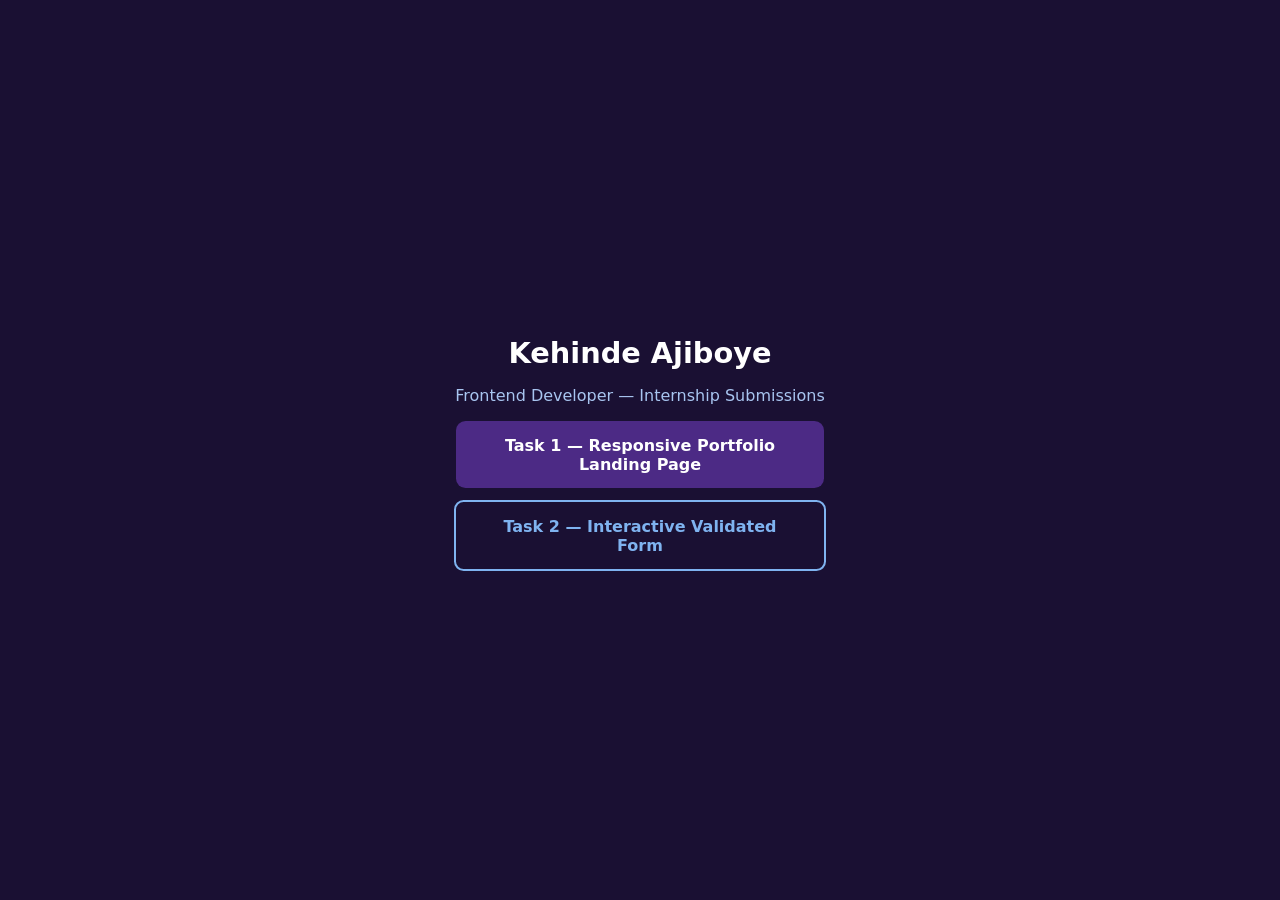
<file: index.html>
<!DOCTYPE html>
<html lang="en">
<head>
<meta charset="UTF-8">
<meta name="viewport" content="width=device-width, initial-scale=1.0">
<title>Kehinde Ajiboye — Frontend Internship Tasks</title>
<meta name="description" content="Frontend internship submissions by Kehinde Ajiboye: Task 1 responsive portfolio landing page and Task 2 interactive validated form.">
<style>
  body{font-family:system-ui,sans-serif;background:#1a1033;color:#fff;display:flex;align-items:center;justify-content:center;min-height:100vh;margin:0}
  .card{max-width:520px;padding:2rem;text-align:center}
  h1{font-size:1.8rem;margin-bottom:.25rem}
  p{color:#a8c5f0}
  a{display:block;margin:.75rem auto;padding:.9rem 1.5rem;border-radius:.6rem;background:#4c2a85;color:#fff;text-decoration:none;font-weight:600;max-width:320px}
  a:hover{background:#5f37a5}
  a.alt{background:transparent;border:2px solid #7fb3f0;color:#7fb3f0}
</style>
</head>
<body>
<div class="card">
  <h1>Kehinde Ajiboye</h1>
  <p>Frontend Developer — Internship Submissions</p>
  <a href="task-1-portfolio/">Task 1 — Responsive Portfolio Landing Page</a>
  <a href="task-2-interactive-form/" class="alt">Task 2 — Interactive Validated Form</a>
</div>
</body>
</html>
</file>
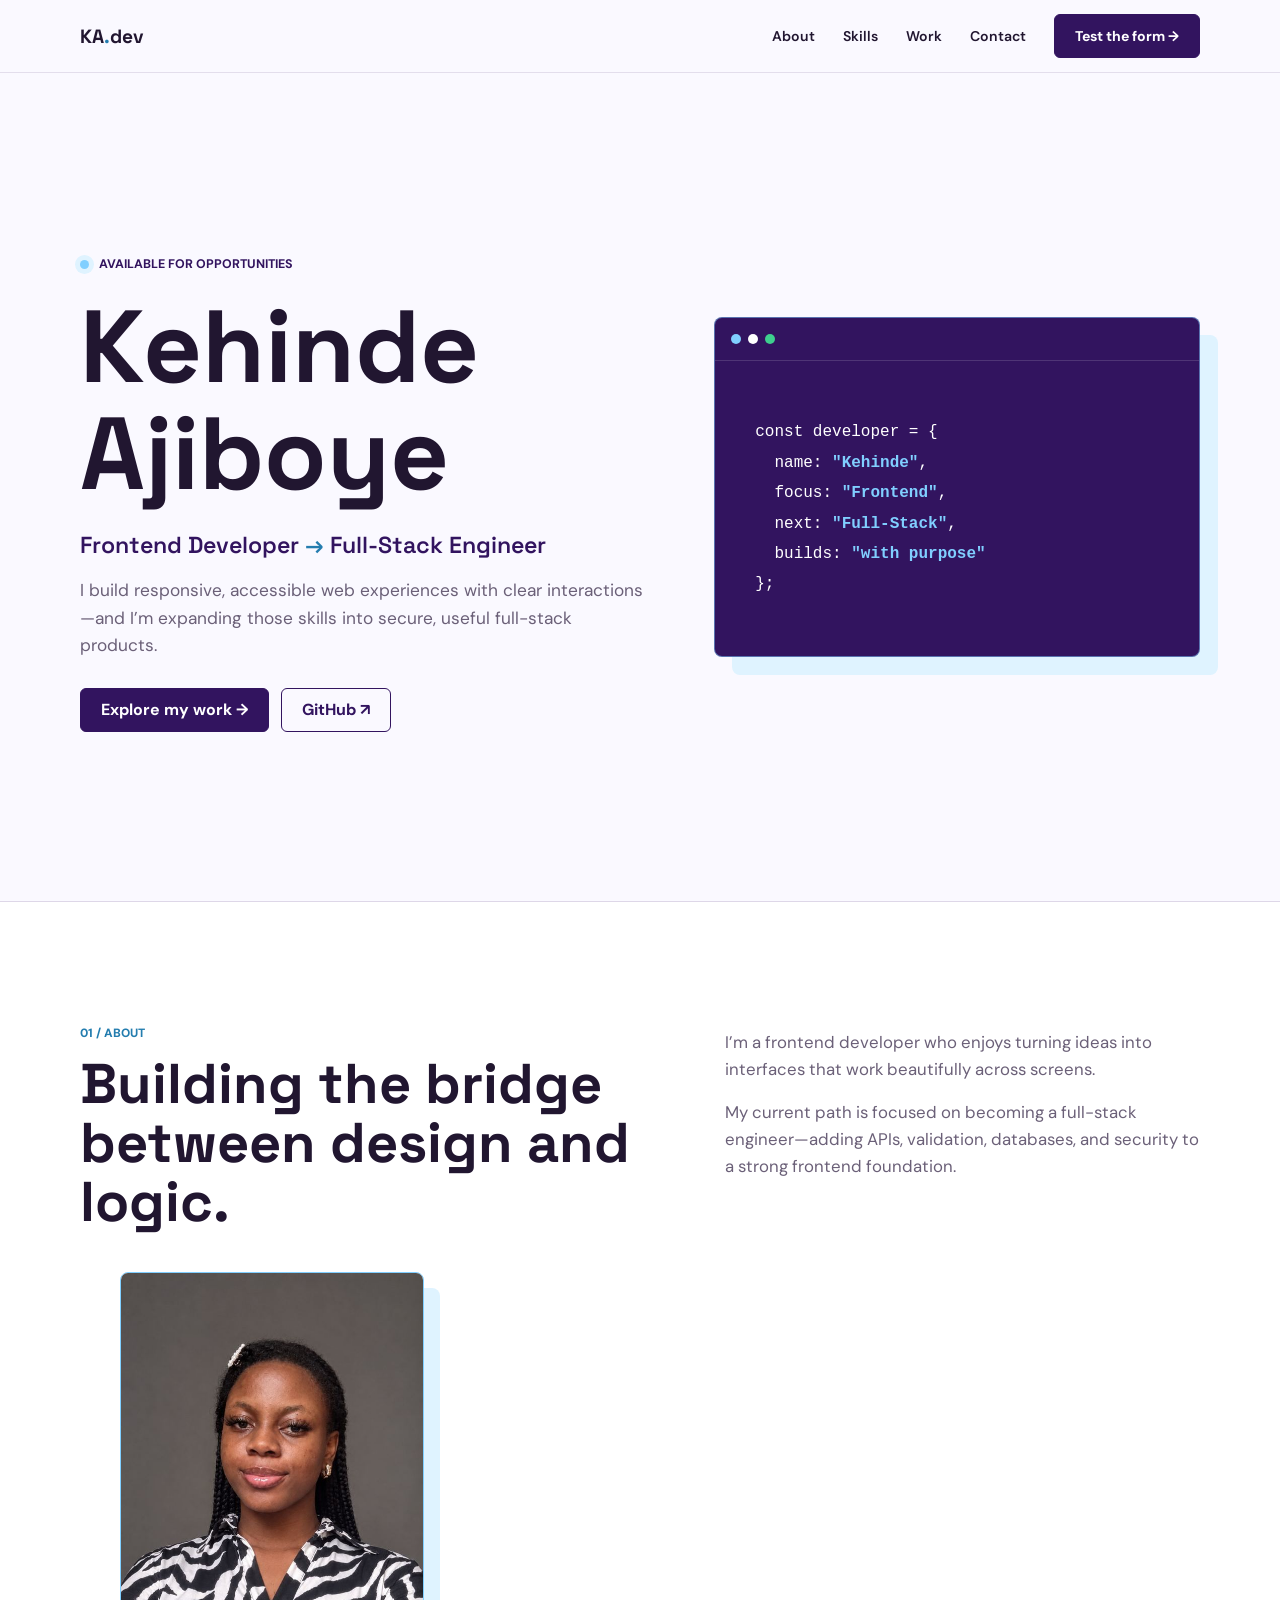
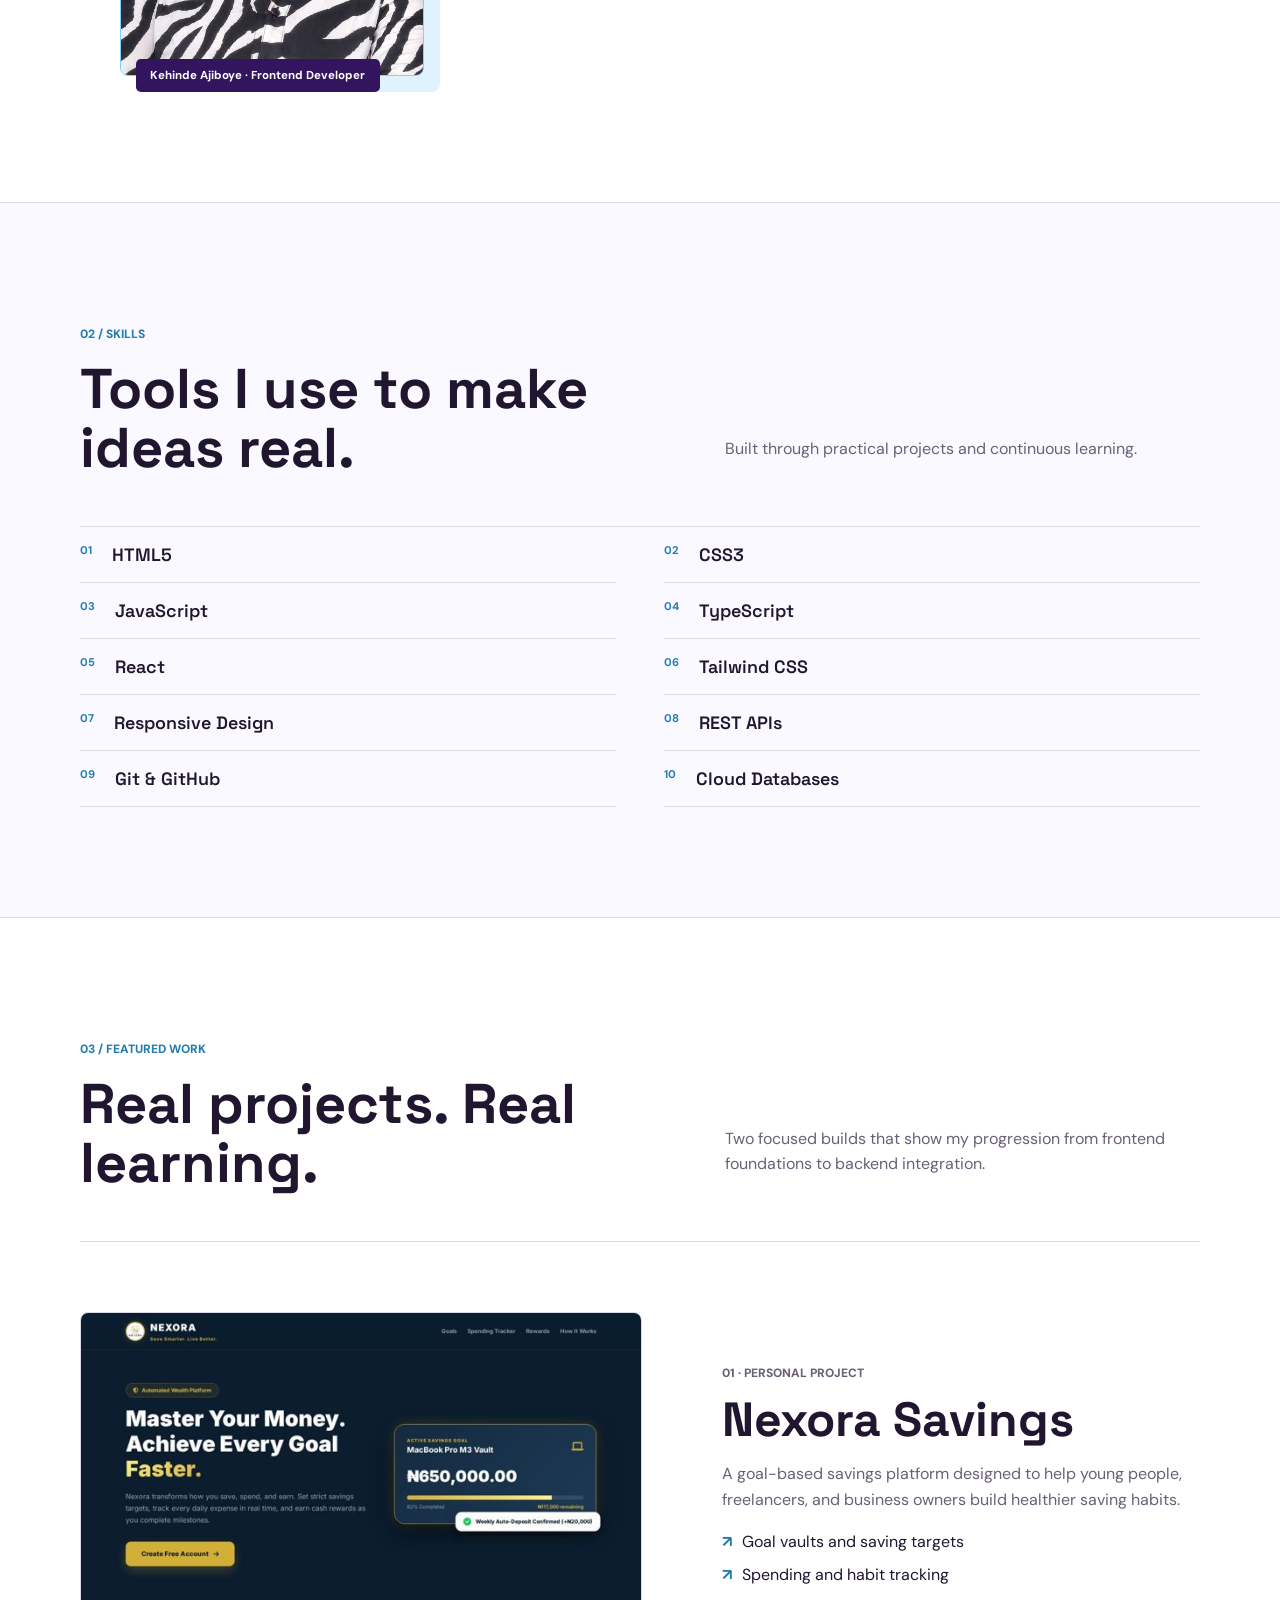
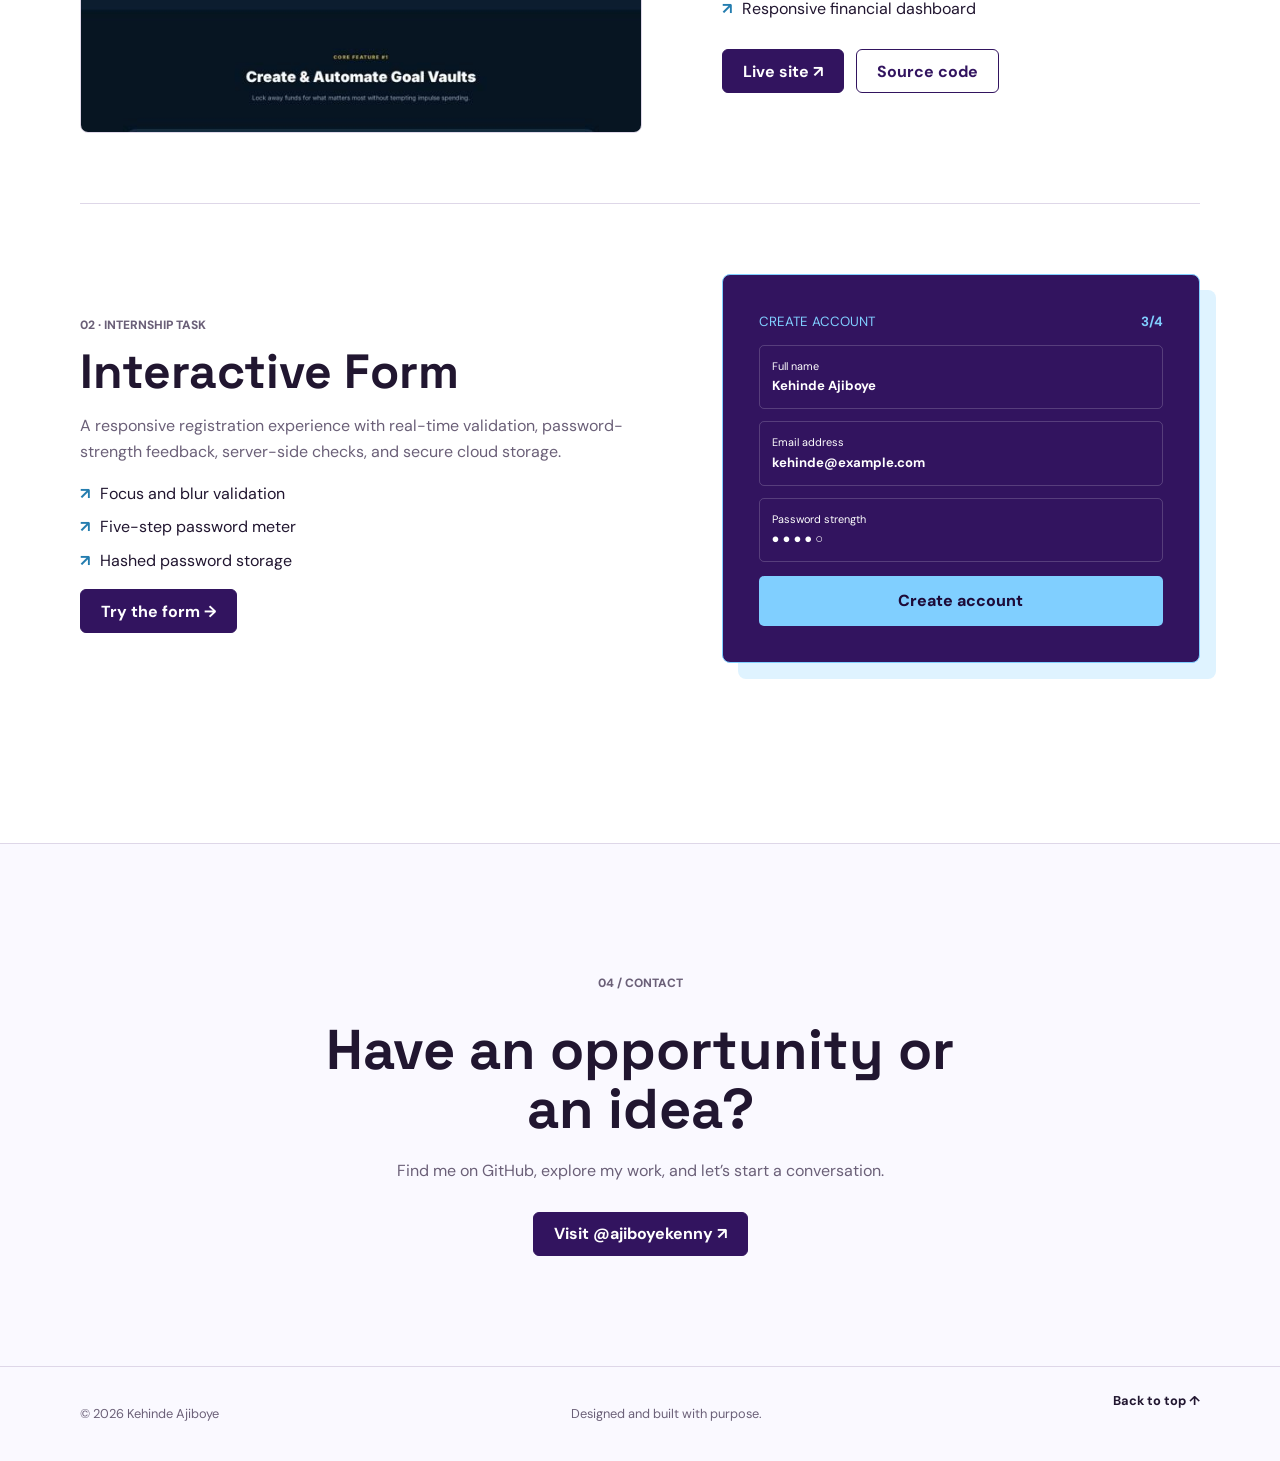
<file: task-1-portfolio/index.html>
<!doctype html>
<html lang="en">
<head>
  <meta charset="UTF-8">
  <meta name="viewport" content="width=device-width, initial-scale=1.0">
  <meta name="description" content="Portfolio of Kehinde Ajiboye, a frontend developer building responsive interfaces and growing into full-stack engineering.">
  <meta name="author" content="Kehinde Ajiboye">
  <meta property="og:title" content="Kehinde Ajiboye — Frontend Developer Portfolio">
  <meta property="og:description" content="Explore Kehinde Ajiboye's real frontend projects: Nexora and an interactive secure form.">
  <meta property="og:type" content="website">
  <meta name="twitter:card" content="summary_large_image">
  <title>Kehinde Ajiboye — Frontend Developer Portfolio</title>
  <link rel="preconnect" href="https://fonts.googleapis.com">
  <link rel="preconnect" href="https://fonts.gstatic.com" crossorigin>
  <link href="https://fonts.googleapis.com/css2?family=DM+Sans:wght@400;500;600&family=Space+Grotesk:wght@500;600;700&display=swap" rel="stylesheet">
  <link rel="stylesheet" href="style.css">
</head>
<body>
  <header class="header">
    <nav class="container nav" aria-label="Main navigation">
      <a class="logo" href="#top">KA<span>.</span>dev</a>
      <button class="menu" type="button" aria-expanded="false" aria-controls="nav-links" aria-label="Open menu">☰</button>
      <div id="nav-links" class="nav-links">
        <a href="#about">About</a><a href="#skills">Skills</a><a href="#work">Work</a><a href="#contact">Contact</a>
        <a class="button" href="../task-2-interactive-form/index.html">Test the form →</a>
      </div>
    </nav>
  </header>

  <main id="top">
    <section class="container hero">
      <div>
        <p class="eyebrow"><i></i> Available for opportunities</p>
        <h1>Kehinde<br>Ajiboye</h1>
        <p class="role">Frontend Developer <span>→</span> Full-Stack Engineer</p>
        <p class="intro">I build responsive, accessible web experiences with clear interactions—and I’m expanding those skills into secure, useful full-stack products.</p>
        <div class="actions"><a class="button" href="#work">Explore my work →</a><a class="button outline" href="https://github.com/ajiboyekenny" target="_blank" rel="noreferrer">GitHub ↗</a></div>
      </div>
      <aside class="code-card" aria-label="Developer summary">
        <div class="dots"><i></i><i></i><i></i></div>
        <pre><code>const developer = {
  name: <b>"Kehinde"</b>,
  focus: <b>"Frontend"</b>,
  next: <b>"Full-Stack"</b>,
  builds: <b>"with purpose"</b>
};</code></pre>
      </aside>
    </section>

    <section id="about" class="band"><div class="container split section"><div><p class="number">01 / ABOUT</p><h2>Building the bridge between design and logic.</h2><figure class="about-photo"><img src="assets/kehinde-profile.jpg" alt="Portrait of Kehinde Ajiboye, frontend developer"><figcaption>Kehinde Ajiboye · Frontend Developer</figcaption></figure></div><div class="copy"><p>I’m a frontend developer who enjoys turning ideas into interfaces that work beautifully across screens.</p><p>My current path is focused on becoming a full-stack engineer—adding APIs, validation, databases, and security to a strong frontend foundation.</p></div></div></section>

    <section id="skills" class="container section">
      <p class="number">02 / SKILLS</p><div class="split heading"><h2>Tools I use to make ideas real.</h2><p>Built through practical projects and continuous learning.</p></div>
      <div class="skills"><span><b>01</b>HTML5</span><span><b>02</b>CSS3</span><span><b>03</b>JavaScript</span><span><b>04</b>TypeScript</span><span><b>05</b>React</span><span><b>06</b>Tailwind CSS</span><span><b>07</b>Responsive Design</span><span><b>08</b>REST APIs</span><span><b>09</b>Git & GitHub</span><span><b>10</b>Cloud Databases</span></div>
    </section>

    <section id="work" class="band"><div class="container section">
      <p class="number">03 / FEATURED WORK</p><div class="split heading"><h2>Real projects. Real learning.</h2><p>Two focused builds that show my progression from frontend foundations to backend integration.</p></div>
      <article class="project"><a class="project-image" href="https://ajiboyekenny.github.io/Nexora-savings/" target="_blank" rel="noreferrer"><img src="assets/nexora-preview.jpg" alt="Nexora savings platform homepage"></a><div><p class="number">01 · PERSONAL PROJECT</p><h3>Nexora Savings</h3><p>A goal-based savings platform designed to help young people, freelancers, and business owners build healthier saving habits.</p><ul><li>Goal vaults and saving targets</li><li>Spending and habit tracking</li><li>Responsive financial dashboard</li></ul><div class="actions"><a class="button" href="https://ajiboyekenny.github.io/Nexora-savings/" target="_blank" rel="noreferrer">Live site ↗</a><a class="button outline" href="https://github.com/ajiboyekenny/Nexora-savings" target="_blank" rel="noreferrer">Source code</a></div></div></article>
      <article class="project reverse"><div class="form-mock"><small>CREATE ACCOUNT <b>3/4</b></small><span>Full name<strong>Kehinde Ajiboye</strong></span><span>Email address<strong>kehinde@example.com</strong></span><span>Password strength<strong>● ● ● ● ○</strong></span><button type="button" tabindex="-1">Create account</button></div><div><p class="number">02 · INTERNSHIP TASK</p><h3>Interactive Form</h3><p>A responsive registration experience with real-time validation, password-strength feedback, server-side checks, and secure cloud storage.</p><ul><li>Focus and blur validation</li><li>Five-step password meter</li><li>Hashed password storage</li></ul><a class="button" href="../task-2-interactive-form/index.html">Try the form →</a></div></article>
    </div></section>

    <section id="contact" class="container contact section"><p class="number">04 / CONTACT</p><h2>Have an opportunity or an idea?</h2><p>Find me on GitHub, explore my work, and let’s start a conversation.</p><a class="button" href="https://github.com/ajiboyekenny" target="_blank" rel="noreferrer">Visit @ajiboyekenny ↗</a></section>
  </main>
  <footer><div class="container footer"><p>© 2026 Kehinde Ajiboye</p><p>Designed and built with purpose.</p><a href="#top">Back to top ↑</a></div></footer>
  <script src="script.js"></script>
</body>
</html>
</file>
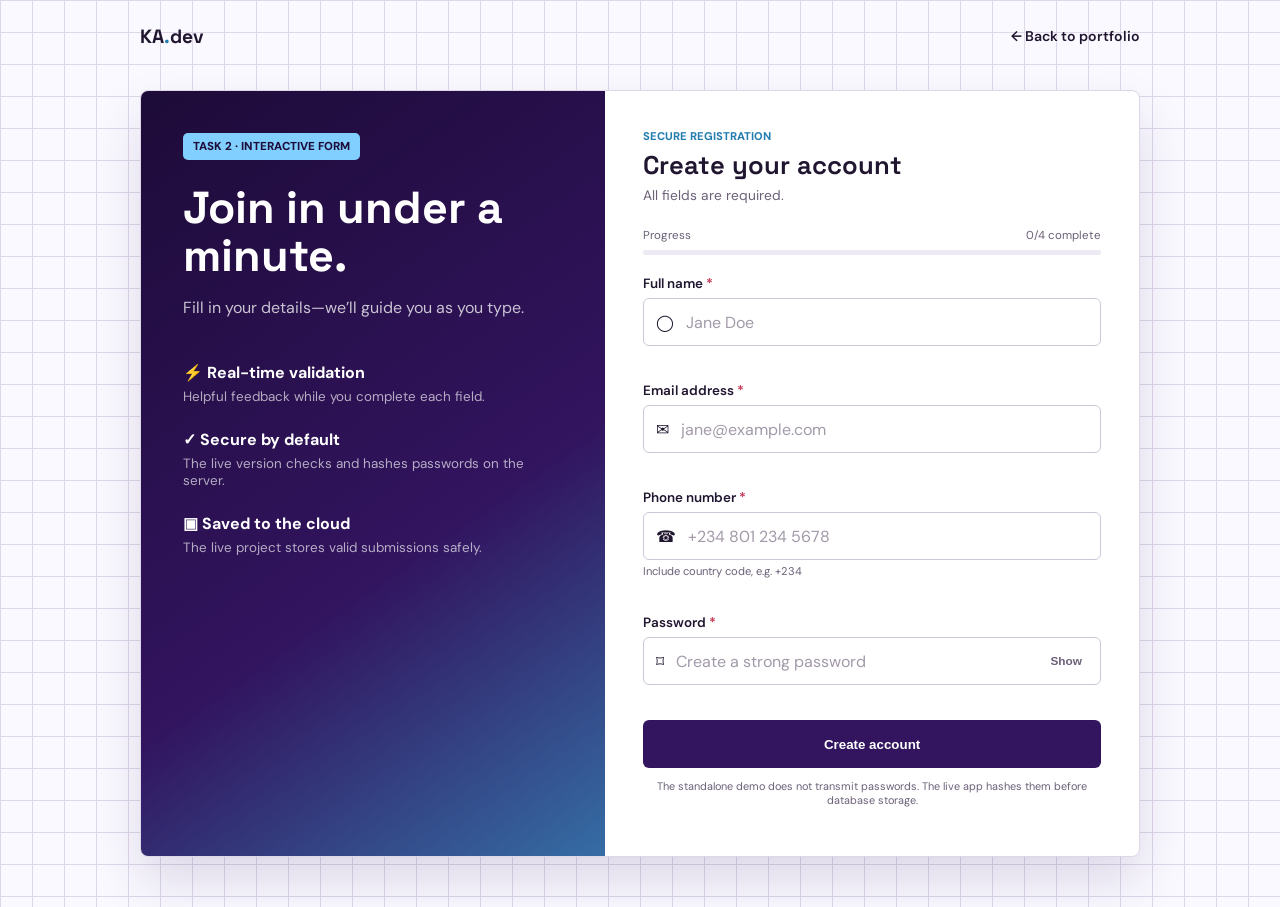
<file: task-2-interactive-form/index.html>
<!doctype html>
<html lang="en">
<head>
  <meta charset="UTF-8">
  <meta name="viewport" content="width=device-width, initial-scale=1.0">
  <meta name="description" content="Responsive interactive form by Kehinde Ajiboye with real-time validation and password-strength feedback.">
  <meta name="author" content="Kehinde Ajiboye">
  <meta property="og:title" content="Interactive Form — Kehinde Ajiboye">
  <meta property="og:description" content="A frontend internship project with instant validation, clear feedback, and documented backend integration.">
  <meta property="og:type" content="website">
  <meta name="twitter:card" content="summary_large_image">
  <title>Interactive Form — Kehinde Ajiboye</title>
  <link rel="preconnect" href="https://fonts.googleapis.com">
  <link rel="preconnect" href="https://fonts.gstatic.com" crossorigin>
  <link href="https://fonts.googleapis.com/css2?family=DM+Sans:wght@400;500;600&family=Space+Grotesk:wght@500;600;700&display=swap" rel="stylesheet">
  <link rel="stylesheet" href="style.css">
</head>
<body>
  <header class="topbar"><a class="logo" href="../task-1-portfolio/index.html">KA<span>.</span>dev</a><a href="../task-1-portfolio/index.html">← Back to portfolio</a></header>
  <main class="page">
    <div class="layout">
      <aside class="intro">
        <span class="tag">TASK 2 · INTERACTIVE FORM</span>
        <h1>Join in under a minute.</h1>
        <p>Fill in your details—we’ll guide you as you type.</p>
        <ul><li><b>⚡ Real-time validation</b><span>Helpful feedback while you complete each field.</span></li><li><b>✓ Secure by default</b><span>The live version checks and hashes passwords on the server.</span></li><li><b>▣ Saved to the cloud</b><span>The live project stores valid submissions safely.</span></li></ul>
      </aside>
      <section class="form-side" aria-labelledby="form-title">
        <p class="kicker">SECURE REGISTRATION</p><h2 id="form-title">Create your account</h2><p class="sub">All fields are required.</p>
        <form id="signup-form" novalidate>
          <div class="progress-label"><span id="editing-label">Progress</span><span id="progress-count">0/4 complete</span></div><div class="progress"><i id="progress-bar"></i></div>
          <div class="field"><label for="fullName">Full name <b>*</b></label><div class="input-wrap"><span>◯</span><input id="fullName" name="fullName" autocomplete="name" placeholder="Jane Doe" required><em class="valid">✓</em></div><p class="error" id="fullName-error"></p></div>
          <div class="field"><label for="email">Email address <b>*</b></label><div class="input-wrap"><span>✉</span><input id="email" name="email" type="email" inputmode="email" autocomplete="email" placeholder="jane@example.com" required><em class="valid">✓</em></div><p class="error" id="email-error"></p></div>
          <div class="field"><label for="phone">Phone number <b>*</b></label><div class="input-wrap"><span>☎</span><input id="phone" name="phone" type="tel" inputmode="tel" autocomplete="tel" placeholder="+234 801 234 5678" required><em class="valid">✓</em></div><small>Include country code, e.g. +234</small><p class="error" id="phone-error"></p></div>
          <div class="field"><label for="password">Password <b>*</b></label><div class="input-wrap"><span>⌑</span><input id="password" name="password" type="password" autocomplete="new-password" placeholder="Create a strong password" required><button id="toggle-password" type="button" aria-label="Show password">Show</button></div><div id="strength" class="strength" hidden><div class="bars"><i></i><i></i><i></i><i></i><i></i></div><span id="strength-label"></span><ul id="checks"></ul></div><p class="error" id="password-error"></p></div>
          <p id="form-message" class="form-message" role="alert" hidden></p>
          <button class="submit" type="submit">Create account</button>
          <p class="note">The standalone demo does not transmit passwords. The live app hashes them before database storage.</p>
        </form>
        <div id="success" class="success" role="status" hidden><div>✓</div><h2>You're all set, <span id="first-name"></span>!</h2><p>Your details passed every validation check.</p><nav><button id="another" type="button">Submit another response</button><a href="../task-1-portfolio/index.html">Back to portfolio</a></nav></div>
      </section>
    </div>
  </main>
  <script src="script.js"></script>
</body>
</html>
</file>
<file: task-1-portfolio/style.css>
:root{--purple:#32145f;--purple-dark:#1d0b38;--blue:#80cfff;--blue-soft:#dff3ff;--white:#fff;--paper:#faf9ff;--ink:#211630;--muted:#6b6078;--line:#ded7e8;--success:#3ecf8e;--radius:8px;--display:"Space Grotesk",sans-serif;--body:"DM Sans",sans-serif}*{box-sizing:border-box}html{scroll-behavior:smooth}body{margin:0;background:var(--paper);color:var(--ink);font-family:var(--body);line-height:1.6}a{color:inherit;text-decoration:none}button{font:inherit}.container{width:min(calc(100% - 2rem),1120px);margin:auto}.header{position:sticky;top:0;z-index:10;border-bottom:1px solid rgba(222,215,232,.8);background:rgba(250,249,255,.9);backdrop-filter:blur(16px)}.nav{height:72px;display:flex;align-items:center;justify-content:space-between}.logo{font:700 1.2rem var(--display)}.logo span,.role span,.number{color:#247daf}.nav-links{display:flex;align-items:center;gap:28px;font-size:.88rem;font-weight:600}.nav-links>a:not(.button):hover{color:var(--purple)}.menu{display:none;border:0;background:transparent;font-size:1.4rem}.button{display:inline-flex;align-items:center;justify-content:center;min-height:44px;padding:0 20px;border:1px solid var(--purple);border-radius:6px;background:var(--purple);color:var(--white);font-weight:700;transition:.2s}.button:hover{transform:translateY(-2px);box-shadow:0 10px 24px rgba(50,20,95,.18)}.outline{background:transparent;color:var(--purple)}.hero{min-height:calc(100vh - 72px);display:grid;grid-template-columns:1.08fr .92fr;align-items:center;gap:64px;padding-block:80px}.eyebrow{display:flex;align-items:center;gap:10px;color:var(--purple);font-size:.78rem;font-weight:700;text-transform:uppercase}.eyebrow i{width:9px;height:9px;border-radius:50%;background:var(--blue);box-shadow:0 0 0 5px var(--blue-soft)}h1,h2,h3{font-family:var(--display);line-height:1.05;margin:0}h1{margin-top:18px;font-size:clamp(3.5rem,8vw,6.8rem)}h2{font-size:clamp(2.1rem,5vw,3.5rem)}h3{font-size:clamp(2rem,4vw,3rem)}.role{margin:22px 0 0;color:var(--purple);font:600 clamp(1.05rem,2.5vw,1.45rem) var(--display)}.intro{max-width:620px;color:var(--muted);font-size:1.08rem}.actions{display:flex;flex-wrap:wrap;gap:12px;margin-top:28px}.code-card{overflow:hidden;border:1px solid rgba(128,207,255,.5);border-radius:var(--radius);background:var(--purple);color:white;box-shadow:18px 18px 0 var(--blue-soft)}.dots{display:flex;gap:7px;padding:16px;border-bottom:1px solid rgba(255,255,255,.14)}.dots i{width:10px;height:10px;border-radius:50%;background:var(--blue)}.dots i:nth-child(2){background:white}.dots i:nth-child(3){background:var(--success)}pre{overflow:auto;padding:clamp(24px,5vw,40px);font-size:clamp(.8rem,2vw,1rem);line-height:1.9}code b{color:var(--blue)}.band{border-block:1px solid var(--line);background:white}.section{padding-block:clamp(70px,10vw,110px)}.split{display:grid;grid-template-columns:1.1fr .9fr;gap:64px}.number{font-size:.75rem;font-weight:800}.copy,.heading>p,.project>div>p,.contact>p{color:var(--muted)}.copy{font-size:1.05rem}.heading{align-items:end;margin:16px 0 48px}.skills{display:grid;grid-template-columns:1fr 1fr;column-gap:48px;border-top:1px solid var(--line)}.skills span{display:flex;gap:20px;padding:16px 0;border-bottom:1px solid var(--line);font:600 1.12rem var(--display)}.skills b{color:#247daf;font:700 .7rem var(--body)}.project{display:grid;grid-template-columns:1.08fr .92fr;align-items:center;gap:clamp(35px,7vw,80px);padding-block:70px;border-top:1px solid var(--line)}.project-image{overflow:hidden;border:1px solid var(--line);border-radius:var(--radius)}.project-image img{display:block;width:100%;aspect-ratio:4/3;object-fit:cover;object-position:top;transition:.5s}.project-image:hover img{transform:scale(1.025)}.project h3{margin-top:12px}.project ul{padding:0;list-style:none}.project li{margin:8px 0}.project li:before{content:"↗";margin-right:10px;color:#247daf;font-weight:bold}.reverse>div:first-child{order:2}.form-mock{padding:36px;border:1px solid var(--blue);border-radius:var(--radius);background:var(--purple);box-shadow:16px 16px 0 var(--blue-soft);color:white}.form-mock small{display:flex;justify-content:space-between;color:var(--blue)}.form-mock span{display:grid;margin-top:12px;padding:12px;border:1px solid rgba(255,255,255,.18);border-radius:5px;font-size:.68rem}.form-mock strong{font-size:.82rem}.form-mock button{width:100%;margin-top:14px;padding:12px;border:0;border-radius:5px;background:var(--blue);color:var(--purple-dark);font-weight:800}.contact{text-align:center}.contact h2{max-width:700px;margin:16px auto}.contact p{margin:20px auto 28px}.footer{display:flex;justify-content:space-between;flex-wrap:wrap;gap:15px;padding-block:24px;color:var(--muted);font-size:.8rem}footer{border-top:1px solid var(--line)}footer a{color:var(--ink);font-weight:700}@media(max-width:760px){.menu{display:block}.nav-links{display:none;position:absolute;top:72px;left:0;width:100%;padding:16px;background:var(--paper);border-bottom:1px solid var(--line);flex-direction:column;align-items:stretch}.nav-links.open{display:flex}.nav-links a{padding:8px}.hero,.split,.project{grid-template-columns:1fr}.hero{min-height:auto}.skills{grid-template-columns:1fr}.reverse>div:first-child{order:0}.code-card{box-shadow:10px 10px 0 var(--blue-soft)}}@media(prefers-reduced-motion:reduce){html{scroll-behavior:auto}*{transition:none!important}}
.about-photo{position:relative;max-width:19rem;margin-top:2.5rem}
.about-photo img{display:block;width:100%;border:1px solid var(--blue);border-radius:var(--radius);box-shadow:16px 16px 0 var(--blue-soft)}
.about-photo figcaption{position:absolute;left:1rem;bottom:-1rem;padding:.45rem .9rem;border-radius:5px;background:var(--purple);color:#fff;font-size:.72rem;font-weight:700}
</file>
<file: task-2-interactive-form/style.css>
:root{--purple:#32145f;--purple-dark:#1d0b38;--blue:#80cfff;--blue-soft:#dff3ff;--white:#fff;--paper:#faf9ff;--ink:#211630;--muted:#6b6078;--line:#ded7e8;--danger:#c53b57;--success:#17865a;--warning:#d98419;--radius:8px;--display:"Space Grotesk",sans-serif;--body:"DM Sans",sans-serif}*{box-sizing:border-box}body{margin:0;background-color:var(--paper);background-image:linear-gradient(var(--line) 1px,transparent 1px),linear-gradient(90deg,var(--line) 1px,transparent 1px);background-size:32px 32px;color:var(--ink);font-family:var(--body)}a{color:inherit;text-decoration:none}.topbar{width:min(calc(100% - 2rem),1000px);height:72px;margin:auto;display:flex;align-items:center;justify-content:space-between;font-size:.88rem;font-weight:600}.logo{font:700 1.2rem var(--display)}.logo span,.kicker{color:#247daf}.page{min-height:calc(100vh - 72px);padding:18px 16px 50px}.layout{width:min(100%,1000px);margin:auto;display:grid;grid-template-columns:1fr 1.15fr;overflow:hidden;border:1px solid var(--line);border-radius:var(--radius);background:white;box-shadow:0 25px 50px rgba(50,20,95,.14)}.intro{padding:42px;background:linear-gradient(145deg,var(--purple-dark),var(--purple) 60%,#356da4);color:white}.tag{display:inline-block;padding:6px 10px;border-radius:5px;background:var(--blue);color:var(--purple-dark);font-size:.72rem;font-weight:800}.intro h1{margin:24px 0 10px;font:700 clamp(2rem,5vw,2.8rem)/1.08 var(--display)}.intro>p{color:rgba(255,255,255,.75)}.intro ul{margin-top:44px;padding:0;list-style:none}.intro li{display:grid;margin:24px 0}.intro li span{margin-top:5px;color:rgba(255,255,255,.65);font-size:.84rem}.form-side{padding:38px}.kicker{margin:0;font-size:.7rem;font-weight:800}.form-side h2{margin:6px 0 0;font:650 1.6rem var(--display)}.sub{margin:5px 0 24px;color:var(--muted);font-size:.86rem}.progress-label{display:flex;justify-content:space-between;color:var(--muted);font-size:.72rem}.progress{height:5px;margin:7px 0 20px;overflow:hidden;border-radius:10px;background:#eeeaf3}.progress i{display:block;width:0;height:100%;background:var(--blue);transition:.4s}.field{margin-top:15px}.field label{display:block;margin-bottom:6px;font-size:.84rem;font-weight:600}.field label b{color:var(--danger)}.input-wrap{height:48px;display:flex;align-items:center;gap:10px;padding:0 12px;border:1px solid #cfc6da;border-radius:6px;background:white;transition:.2s}.input-wrap:focus-within{border-color:#247daf;box-shadow:0 0 0 4px rgba(128,207,255,.25)}.field.invalid .input-wrap{border-color:var(--danger)}.field.is-valid .input-wrap{border-color:var(--success)}input{min-width:0;flex:1;border:0;outline:0;background:transparent;font:inherit}input::placeholder{color:#a39aa9}.input-wrap button{border:0;background:transparent;color:var(--muted);font-size:.74rem;font-weight:700}.valid{display:none;color:var(--success);font-style:normal}.field.is-valid .valid{display:block}.error{min-height:16px;margin:5px 0 0;color:var(--danger);font-size:.75rem}.field small{display:block;margin-top:4px;color:var(--muted);font-size:.7rem}.strength{margin-top:10px}.bars{display:grid;grid-template-columns:repeat(5,1fr);gap:5px}.bars i{height:6px;border-radius:5px;background:#eeeaf3}.bars i.on{background:var(--blue)}#strength-label{display:block;margin-top:6px;text-align:right;color:var(--muted);font-size:.72rem}.strength ul{display:grid;grid-template-columns:repeat(2,1fr);gap:5px;margin:7px 0 0;padding:0;list-style:none;color:var(--muted);font-size:.68rem}.strength li.ok{color:var(--success)}.form-message{padding:10px;border:1px solid #e9a6b4;border-radius:6px;background:#fff0f3;color:var(--danger);font-size:.8rem}.submit,.success a,.success button{width:100%;min-height:48px;border:0;border-radius:6px;background:var(--purple);color:white;font-weight:700}.submit{margin-top:14px}.note{color:var(--muted);font-size:.68rem;text-align:center}.success{padding:50px 0;text-align:center}.success>div{width:64px;height:64px;display:grid;place-items:center;margin:auto;border-radius:50%;background:#dff8ed;color:var(--success);font-size:2rem}.success p{color:var(--muted)}.success nav{display:flex;gap:10px;margin-top:28px}.success a,.success button{display:grid;place-items:center;padding:0 14px}.success button{border:1px solid var(--purple);background:white;color:var(--purple)}@media(max-width:720px){.layout{grid-template-columns:1fr}.intro{padding:30px}.intro ul{display:none}.form-side{padding:28px 20px}.strength ul{grid-template-columns:1fr}.topbar{font-size:.75rem}}@media(prefers-reduced-motion:reduce){*{transition:none!important}}
</file>
